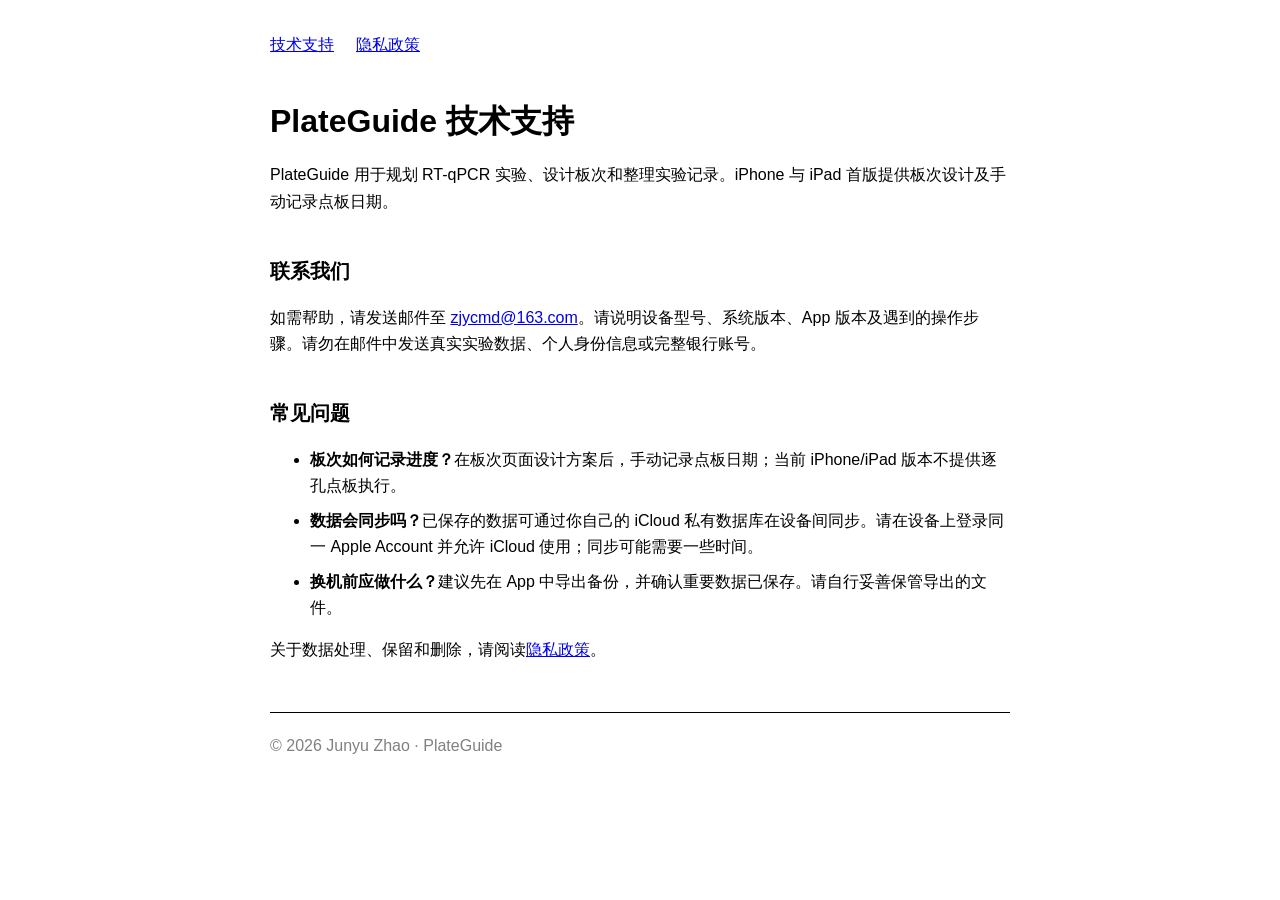
<file: index.html>
<!doctype html>
<html lang="zh-CN">
<head>
  <meta charset="utf-8">
  <meta name="viewport" content="width=device-width, initial-scale=1">
  <title>PlateGuide 技术支持</title>
  <link rel="stylesheet" href="style.css">
</head>
<body>
  <nav><a href="./">技术支持</a><a href="privacy.html">隐私政策</a></nav>
  <main>
    <h1>PlateGuide 技术支持</h1>
    <p>PlateGuide 用于规划 RT-qPCR 实验、设计板次和整理实验记录。iPhone 与 iPad 首版提供板次设计及手动记录点板日期。</p>
    <h2>联系我们</h2>
    <p>如需帮助，请发送邮件至 <a href="mailto:zjycmd@163.com">zjycmd@163.com</a>。请说明设备型号、系统版本、App 版本及遇到的操作步骤。请勿在邮件中发送真实实验数据、个人身份信息或完整银行账号。</p>
    <h2>常见问题</h2>
    <ul>
      <li><strong>板次如何记录进度？</strong>在板次页面设计方案后，手动记录点板日期；当前 iPhone/iPad 版本不提供逐孔点板执行。</li>
      <li><strong>数据会同步吗？</strong>已保存的数据可通过你自己的 iCloud 私有数据库在设备间同步。请在设备上登录同一 Apple Account 并允许 iCloud 使用；同步可能需要一些时间。</li>
      <li><strong>换机前应做什么？</strong>建议先在 App 中导出备份，并确认重要数据已保存。请自行妥善保管导出的文件。</li>
    </ul>
    <p>关于数据处理、保留和删除，请阅读<a href="privacy.html">隐私政策</a>。</p>
  </main>
  <footer class="muted">© 2026 Junyu Zhao · PlateGuide</footer>
</body>
</html>
</file>
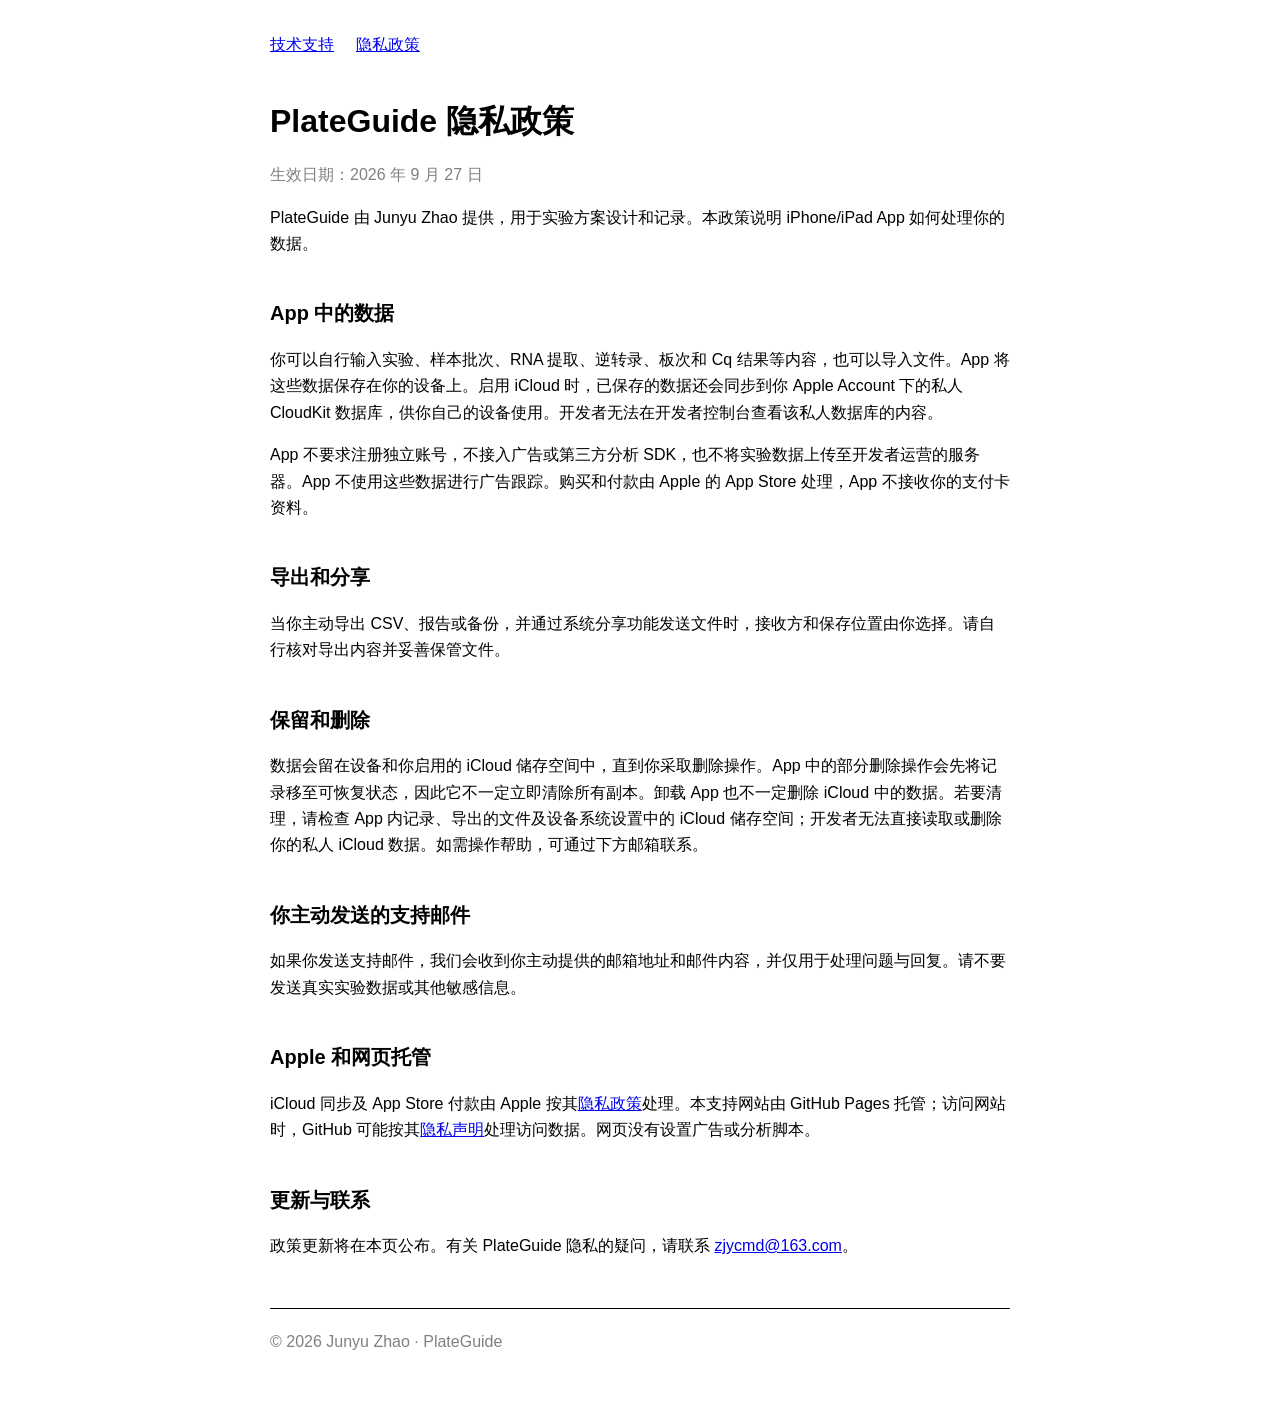
<file: privacy.html>
<!doctype html>
<html lang="zh-CN">
<head>
  <meta charset="utf-8">
  <meta name="viewport" content="width=device-width, initial-scale=1">
  <title>PlateGuide 隐私政策</title>
  <link rel="stylesheet" href="style.css">
</head>
<body>
  <nav><a href="./">技术支持</a><a href="privacy.html">隐私政策</a></nav>
  <main>
    <h1>PlateGuide 隐私政策</h1>
    <p class="muted">生效日期：2026 年 9 月 27 日</p>
    <p>PlateGuide 由 Junyu Zhao 提供，用于实验方案设计和记录。本政策说明 iPhone/iPad App 如何处理你的数据。</p>
    <h2>App 中的数据</h2>
    <p>你可以自行输入实验、样本批次、RNA 提取、逆转录、板次和 Cq 结果等内容，也可以导入文件。App 将这些数据保存在你的设备上。启用 iCloud 时，已保存的数据还会同步到你 Apple Account 下的私人 CloudKit 数据库，供你自己的设备使用。开发者无法在开发者控制台查看该私人数据库的内容。</p>
    <p>App 不要求注册独立账号，不接入广告或第三方分析 SDK，也不将实验数据上传至开发者运营的服务器。App 不使用这些数据进行广告跟踪。购买和付款由 Apple 的 App Store 处理，App 不接收你的支付卡资料。</p>
    <h2>导出和分享</h2>
    <p>当你主动导出 CSV、报告或备份，并通过系统分享功能发送文件时，接收方和保存位置由你选择。请自行核对导出内容并妥善保管文件。</p>
    <h2>保留和删除</h2>
    <p>数据会留在设备和你启用的 iCloud 储存空间中，直到你采取删除操作。App 中的部分删除操作会先将记录移至可恢复状态，因此它不一定立即清除所有副本。卸载 App 也不一定删除 iCloud 中的数据。若要清理，请检查 App 内记录、导出的文件及设备系统设置中的 iCloud 储存空间；开发者无法直接读取或删除你的私人 iCloud 数据。如需操作帮助，可通过下方邮箱联系。</p>
    <h2>你主动发送的支持邮件</h2>
    <p>如果你发送支持邮件，我们会收到你主动提供的邮箱地址和邮件内容，并仅用于处理问题与回复。请不要发送真实实验数据或其他敏感信息。</p>
    <h2>Apple 和网页托管</h2>
    <p>iCloud 同步及 App Store 付款由 Apple 按其<a href="https://www.apple.com/legal/privacy/">隐私政策</a>处理。本支持网站由 GitHub Pages 托管；访问网站时，GitHub 可能按其<a href="https://docs.github.com/en/site-policy/privacy-policies/github-general-privacy-statement">隐私声明</a>处理访问数据。网页没有设置广告或分析脚本。</p>
    <h2>更新与联系</h2>
    <p>政策更新将在本页公布。有关 PlateGuide 隐私的疑问，请联系 <a href="mailto:zjycmd@163.com">zjycmd@163.com</a>。</p>
  </main>
  <footer class="muted">© 2026 Junyu Zhao · PlateGuide</footer>
</body>
</html>
</file>
<file: style.css>
:root { color-scheme: light dark; font-family: -apple-system, BlinkMacSystemFont, "Segoe UI", sans-serif; line-height: 1.65; }
body { max-width: 740px; margin: 0 auto; padding: 32px 22px 72px; background: Canvas; color: CanvasText; }
nav { display: flex; gap: 22px; flex-wrap: wrap; margin-bottom: 44px; }
a { color: LinkText; }
h1 { font-size: 2rem; line-height: 1.2; }
h2 { font-size: 1.25rem; margin-top: 2em; }
li { margin: .5em 0; }
.muted { color: GrayText; }
footer { border-top: 1px solid ButtonBorder; margin-top: 48px; padding-top: 20px; }
</file>
